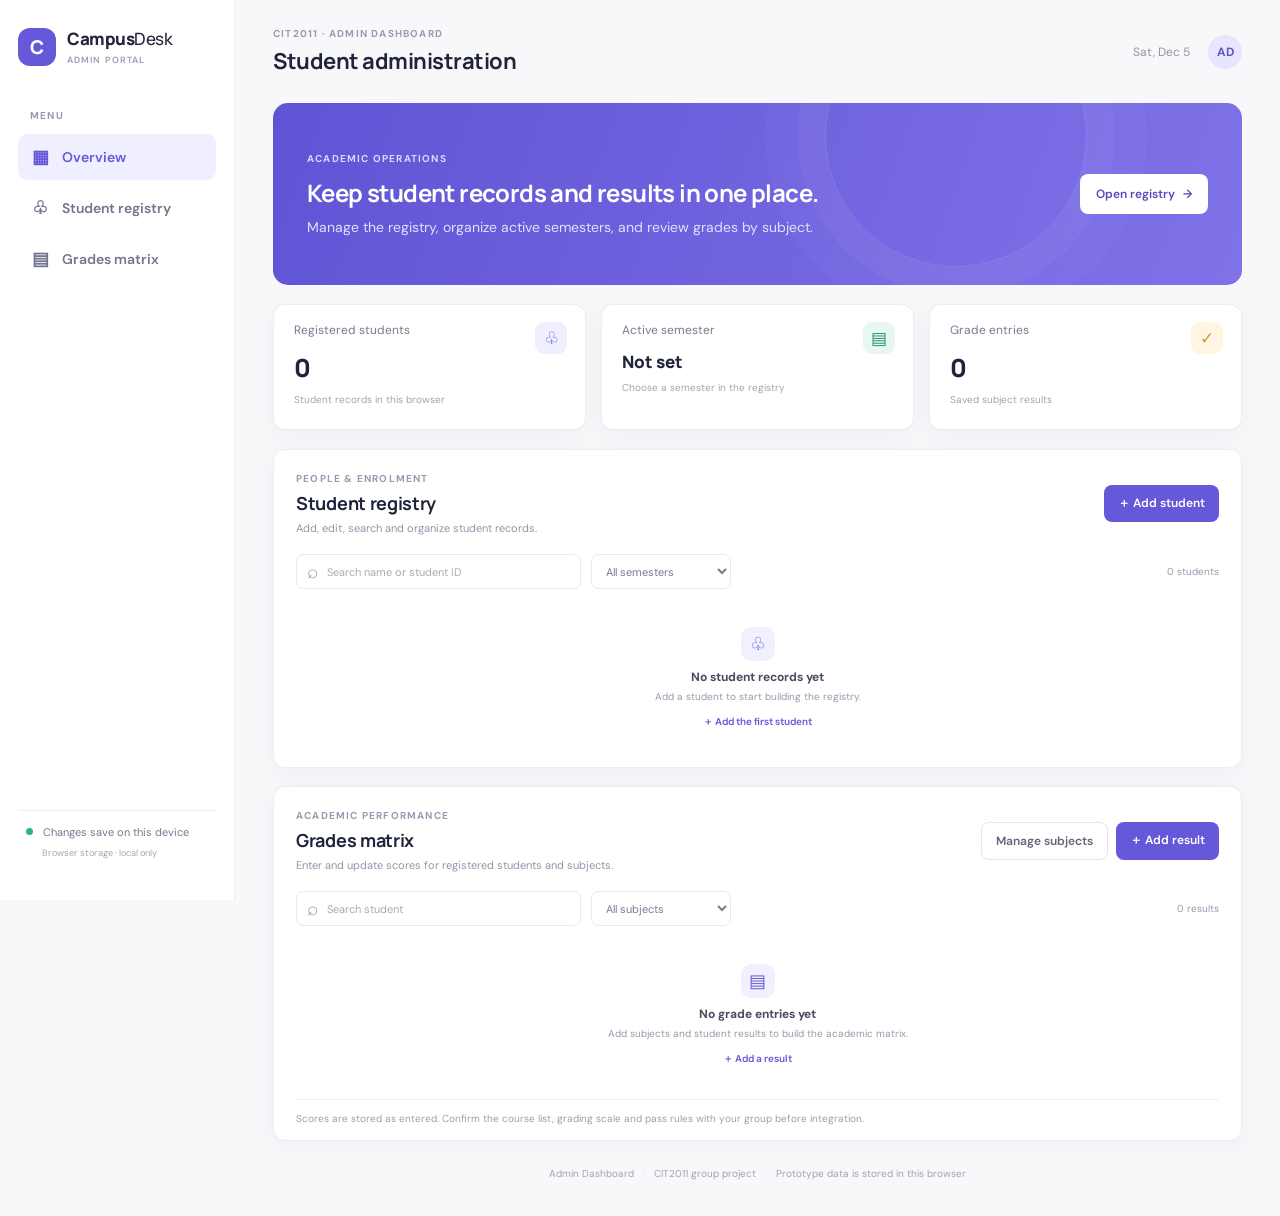
<file: html/index.html>
<!doctype html>
<html lang="en">
<head>
  <meta charset="utf-8">
  <meta name="viewport" content="width=device-width, initial-scale=1">
  <meta name="description" content="Student registry and academic grades dashboard">
  <title>Admin Dashboard | CIT2011</title>
  <link rel="stylesheet" href="styles.css">
  <script src="app.js" defer></script>
</head>
<body>
  <aside class="sidebar">
    <a class="brand" href="#overview" aria-label="Campus Desk home"><span class="brand-mark">C</span><span>Campus<span class="brand-light">Desk</span><small>ADMIN PORTAL</small></span></a>
    <p class="nav-label">MENU</p>
    <nav aria-label="Main navigation">
      <a class="nav-item active" href="#overview"><span>▦</span> Overview</a>
      <a class="nav-item" href="#students"><span>♧</span> Student registry</a>
      <a class="nav-item" href="#grades"><span>▤</span> Grades matrix</a>
    </nav>
    <div class="sidebar-bottom"><span class="status-dot"></span> Changes save on this device <small>Browser storage · local only</small></div>
  </aside>

  <main class="main-content" id="overview">
    <header class="topbar"><div><p class="eyebrow">CIT2011 · ADMIN DASHBOARD</p><h1>Student administration</h1></div><div class="top-actions"><span class="today" id="today"></span><span class="avatar">AD</span></div></header>
    <section class="welcome"><div><p class="eyebrow light">ACADEMIC OPERATIONS</p><h2>Keep student records and results in one place.</h2><p>Manage the registry, organize active semesters, and review grades by subject.</p></div><a class="button button-white" href="#students">Open registry <span>→</span></a></section>

    <section class="stats" aria-label="Registry summary">
      <article class="stat-card"><div class="stat-icon violet">♧</div><p>Registered students</p><strong id="student-count">0</strong><small>Student records in this browser</small></article>
      <article class="stat-card"><div class="stat-icon mint">▤</div><p>Active semester</p><strong class="stat-text" id="active-semester">Not set</strong><small>Choose a semester in the registry</small></article>
      <article class="stat-card"><div class="stat-icon gold">✓</div><p>Grade entries</p><strong id="grade-count">0</strong><small>Saved subject results</small></article>
    </section>

    <section class="panel" id="students">
      <div class="section-heading"><div><p class="eyebrow">PEOPLE & ENROLMENT</p><h2>Student registry</h2><p class="muted">Add, edit, search and organize student records.</p></div><button class="button button-primary" id="add-student">＋ Add student</button></div>
      <div class="toolbar"><label class="search"><span>⌕</span><input id="student-search" type="search" placeholder="Search name or student ID" aria-label="Search students"></label><label class="select-wrap"><span class="sr-only">Filter by semester</span><select id="semester-filter"><option value="">All semesters</option></select></label><span class="result-count" id="student-result-count">0 students</span></div>
      <div class="table-wrap"><table><thead><tr><th>STUDENT</th><th>STUDENT ID</th><th>EMAIL</th><th>ACTIVE SEMESTER</th><th>REGISTERED</th><th><span class="sr-only">Actions</span></th></tr></thead><tbody id="student-rows"></tbody></table><div class="empty-state" id="students-empty"><div class="empty-icon">♧</div><strong>No student records yet</strong><p>Add a student to start building the registry.</p><button class="text-button" id="empty-add">＋ Add the first student</button></div></div>
    </section>

    <section class="panel grades-panel" id="grades">
      <div class="section-heading"><div><p class="eyebrow">ACADEMIC PERFORMANCE</p><h2>Grades matrix</h2><p class="muted">Enter and update scores for registered students and subjects.</p></div><div class="heading-actions"><button class="button button-outline" id="manage-subjects">Manage subjects</button><button class="button button-primary" id="add-grade">＋ Add result</button></div></div>
      <div class="toolbar"><label class="search"><span>⌕</span><input id="grade-search" type="search" placeholder="Search student" aria-label="Search grades by student"></label><label class="select-wrap"><span class="sr-only">Filter grades by subject</span><select id="subject-filter"><option value="">All subjects</option></select></label><span class="result-count" id="grade-result-count">0 results</span></div>
      <div class="table-wrap"><table><thead><tr><th>STUDENT</th><th>STUDENT ID</th><th>SUBJECT</th><th>SEMESTER</th><th>SCORE</th><th>UPDATED</th><th><span class="sr-only">Actions</span></th></tr></thead><tbody id="grade-rows"></tbody></table><div class="empty-state" id="grades-empty"><div class="empty-icon">▤</div><strong>No grade entries yet</strong><p>Add subjects and student results to build the academic matrix.</p><button class="text-button" id="empty-grade">＋ Add a result</button></div></div>
      <p class="grade-note">Scores are stored as entered. Confirm the course list, grading scale and pass rules with your group before integration.</p>
    </section>
    <footer>Admin Dashboard <span>·</span> CIT2011 group project <span>·</span> Prototype data is stored in this browser</footer>
  </main>

  <dialog id="student-dialog"><form id="student-form" method="dialog"><div class="dialog-heading"><div><p class="eyebrow">STUDENT REGISTRY</p><h2 id="student-dialog-title">Add student</h2></div><button type="button" class="close-button" data-close aria-label="Close">×</button></div><input type="hidden" id="student-original-id"><label>Full name<input id="student-name" required maxlength="100" autocomplete="name" placeholder="Enter full name"></label><label>Student ID<input id="student-id" required maxlength="40" placeholder="Enter student ID"></label><label>Email address<input id="student-email" type="email" maxlength="120" autocomplete="email" placeholder="name@example.com"></label><label>Active semester<input id="student-semester" required maxlength="80" placeholder="Enter semester label"></label><div class="dialog-actions"><button type="button" class="button button-outline" data-close>Cancel</button><button class="button button-primary" type="submit">Save student</button></div></form></dialog>

  <dialog id="grade-dialog"><form id="grade-form" method="dialog"><div class="dialog-heading"><div><p class="eyebrow">ACADEMIC MATRIX</p><h2 id="grade-dialog-title">Add result</h2></div><button type="button" class="close-button" data-close aria-label="Close">×</button></div><input type="hidden" id="grade-original-key"><label>Student<select id="grade-student" required></select></label><label>Subject<select id="grade-subject" required></select></label><label>Semester<input id="grade-semester" required maxlength="80" placeholder="Enter semester label"></label><label>Score<input id="grade-score" required type="number" min="0" max="100" step="0.01" placeholder="0 to 100"><small class="field-hint">The score is recorded as a percentage. Confirm the official grading scale with your group.</small></label><div class="dialog-actions"><button type="button" class="button button-outline" data-close>Cancel</button><button class="button button-primary" type="submit">Save result</button></div></form></dialog>

  <dialog id="subjects-dialog"><form id="subject-form" method="dialog"><div class="dialog-heading"><div><p class="eyebrow">ACADEMIC MATRIX</p><h2>Manage subjects</h2></div><button type="button" class="close-button" data-close aria-label="Close">×</button></div><p class="muted">Enter the subject names agreed by your group. Names can be changed later.</p><div class="subject-input-row"><label class="grow">New subject<input id="subject-name" maxlength="100" placeholder="Enter subject name"></label><button class="button button-primary" type="submit">Add</button></div><ul id="subject-list" class="subject-list"></ul><div class="dialog-actions"><button type="button" class="button button-primary" data-close>Done</button></div></form></dialog>
  <div id="toast" class="toast" role="status" aria-live="polite"></div>
</body>
</html>
</file>
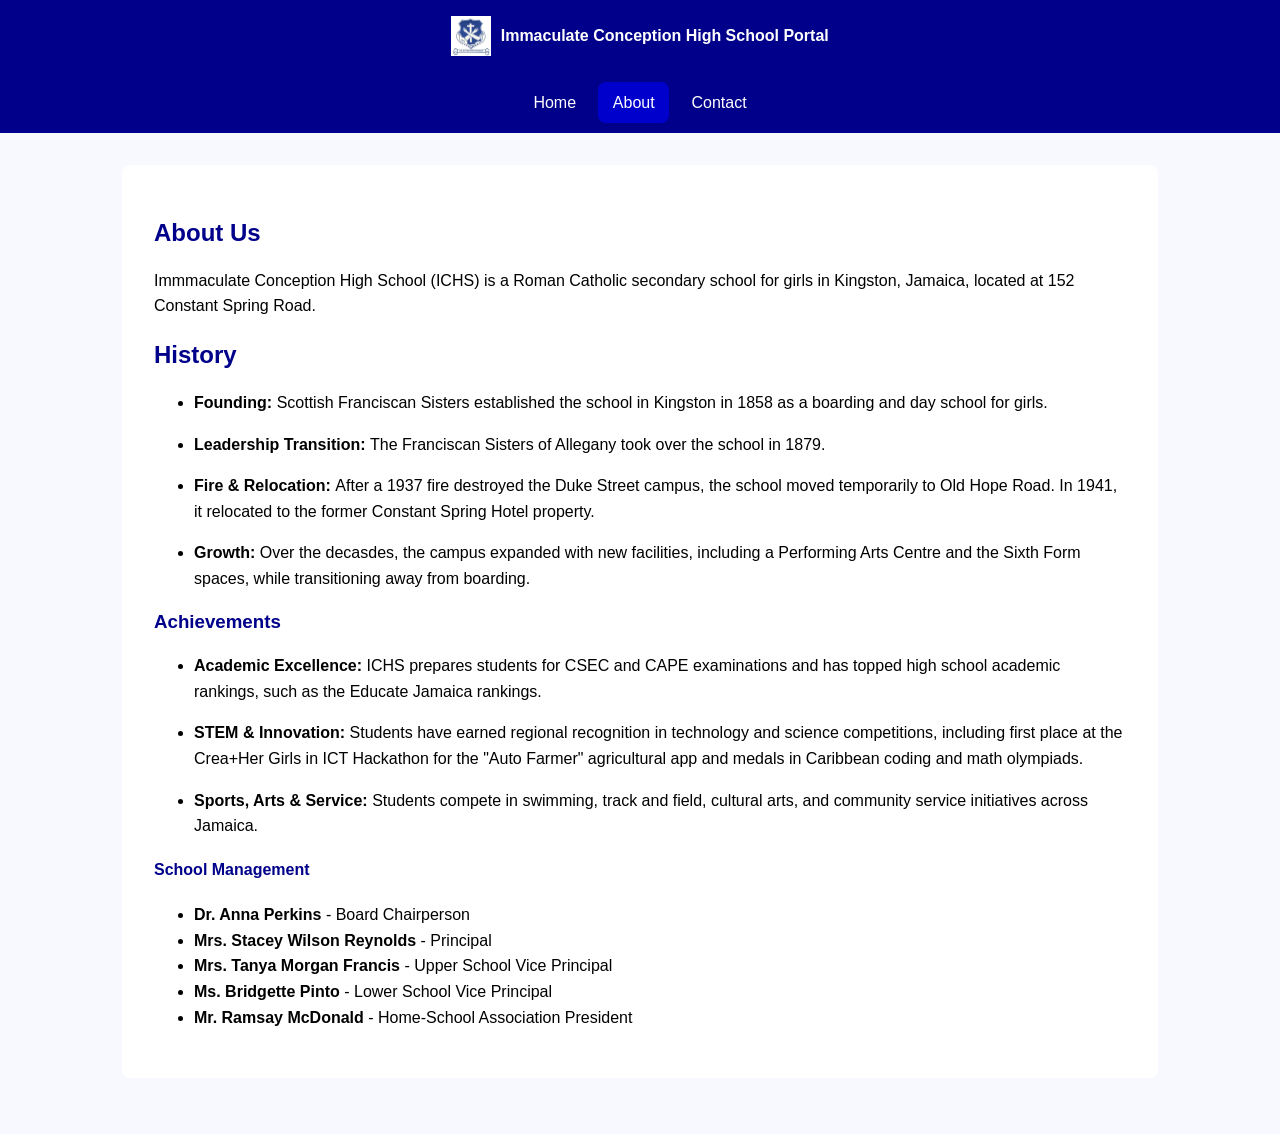
<file: html/immaculateconceptionhigh-constantspringroad-about.html>
<!--
    Course: CIT2011 Web Programming
    Project: Group Project - Immaculate Conception High School Portal
    File: immaculateconceptionhigh-constantspringroad-about.html
    Lab: Friday 8-9:50AM
    
    Group Members:
    1. Avalei March - 2509865
    2. Alexia Burkley - 2408730
    3. Brandon Cole - 2405942
    4. Gerry Brown - 2506281
    5. Antonique Tulloch - 2401011
-->
<!DOCTYPE html>
<html lang="en">
    <head>
        <meta charset="UTF-8">
        <meta name="viewport" content="width=device-width, initial-scale=1.0">
        <title>About | Immaculate Conception High School Portal</title>
        <link rel="stylesheet" href="../css/immaculateconceptionhigh-constantspringroad-style.css">
    </head>
    <body>
        <header>
            <a href="immaculateconceptionhigh-constantspringroad-index.html" class="site-title">
                <img src="../assets/images/logo.png" alt="Immaculate Conception High School logo" class="site-logo">
                Immaculate Conception High School Portal
            </a>
            
        <nav>
                <ul class="nav-links">
                    <li><a href="immaculateconceptionhigh_constantspringroad-index.html">Home</a></li>
                    <li><a href="immaculateconceptionhigh_constantspringroad-about.html"class="active">About</a></li>
                    <li><a href="immaculateconceptionhigh_constantspringroad-contact.html">Contact</a></li>
                </ul>
        </nav>

        </header>
        
        <main id="master">

                <section class="about">
                    <h1>About Us</h1>
                    <p>
                        Immmaculate Conception High School (ICHS) is a Roman Catholic secondary school
                        for girls in Kingston, Jamaica, located at 152 Constant Spring Road.
                    </p>
                    <h2>History</h2>
                    <ul>
                        <p><li><b>Founding: </b>Scottish Franciscan Sisters established the school in Kingston in 1858
                        as a boarding and day school for girls.</p></li>
                        <p><li><b>Leadership Transition: </b>The Franciscan Sisters of Allegany took over the school
                        in 1879.</li></p>
                        <p><li><b>Fire & Relocation: </b>After a 1937 fire destroyed the Duke Street campus, the school
                            moved temporarily to Old Hope Road. In 1941, it relocated to the former Constant Spring Hotel
                            property.</li></p>
                        <p><li><b>Growth: </b>Over the decasdes, the campus expanded with new facilities, including a
                        Performing Arts Centre and the Sixth Form spaces, while transitioning away from boarding.</li></p>
                    </ul>
                    <h3>Achievements</h3>
                    <ul>
                        <p><li><b>Academic Excellence: </b>ICHS prepares students for CSEC and CAPE examinations and
                        has topped high school academic rankings, such as the Educate Jamaica rankings.</li></p>
                        <p><li><b>STEM & Innovation: </b>Students have earned regional recognition in technology and
                        science competitions, including first place at the Crea+Her Girls in ICT Hackathon for the
                        "Auto Farmer" agricultural app and medals in Caribbean coding and math olympiads.</li></p>
                        <p><li><b>Sports, Arts & Service: </b>Students compete in swimming, track and field, cultural arts,
                        and community service initiatives across Jamaica.</li></p>
                    </ul>
                    <h4>School Management</h4>
                    <ul>
                        <li><b>Dr. Anna Perkins</b> - Board Chairperson</li>
                        <li><b>Mrs. Stacey Wilson Reynolds</b> - Principal</li>
                        <li><b>Mrs. Tanya Morgan Francis</b> - Upper School Vice Principal</li>
                        <li><b>Ms. Bridgette Pinto</b> - Lower School Vice Principal</li>
                        <li><b>Mr. Ramsay McDonald</b> - Home-School Association President</li>
                    </ul>
                </section>
            
        </main>
    </body>
</html>
</file>
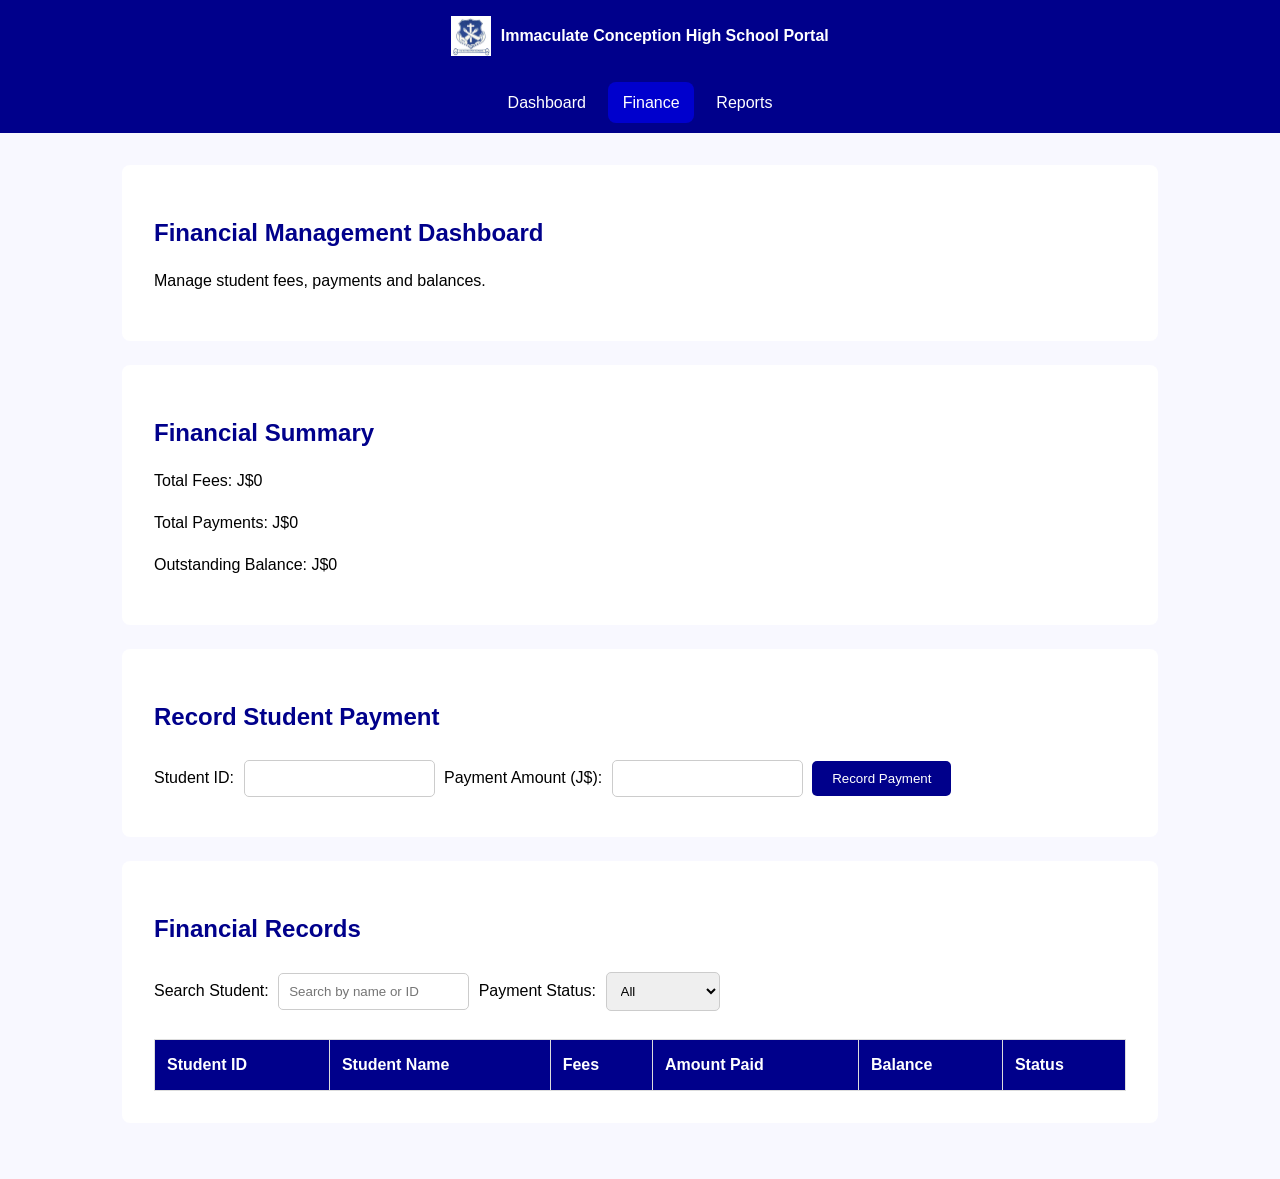
<file: html/immaculateconceptionhigh-constantspringroad-finance.html>
<!--
    Course: CIT2011 Web Programming
    Project: Group Project - Immaculate Conception High School Portal
    File: immaculateconceptionhigh-constantspringroad-finance.html
    Lab: Friday 8-9:50AM

    Group Members:
    1. Avalei March - 2509865
    2. Alexia Burkley - 2408730
    3. Brandon Cole - 2405942
    4. Gerry Brown - 2506281
    5. Antonique Tulloch - 2401011
-->
<!DOCTYPE html>
<html lang="en">
<head>
    <meta charset="UTF-8">
    <meta name="viewport" content="width=device-width, initial-scale=1.0">
    <title>Finance | Immaculate Conception High School Portal</title>

    <link rel="stylesheet" href="../css/immaculateconceptionhigh-constantspringroad-style.css">
    <link rel="stylesheet" href="../css/immaculateconceptionhigh-constantspringroad-finance.css">
</head>

<body>

    <!-- School header and navigation -->

    <header>
        <a href="immaculateconceptionhigh-constantspringroad-index.html" class="site-title">
            <img src="../assets/images/logo.png" alt="Immaculate Conception High School logo" class="site-logo">
            Immaculate Conception High School Portal
        </a>
<nav>
    <ul class="nav-links">
        <li><a href="index.html">Dashboard</a></li>
        <li><a href="immaculateconceptionhigh-constantspringroad-finance.html" class="active">Finance</a></li>
        <li><a href="immaculateconceptionhigh-constantspringroad-reports.html">Reports</a></li>
    </ul>
</nav>
    </header>

    <main id="master">

        <section>
            <h1>Financial Management Dashboard</h1>
            <p>Manage student fees, payments and balances.</p>
        </section>

        <!-- Financial summary -->

        <section>
            <h2>Financial Summary</h2>

            <p>Total Fees: <span id="totalFees">J$0</span></p>
            <p>Total Payments: <span id="totalPayments">J$0</span></p>
            <p>Outstanding Balance: <span id="totalBalance">J$0</span></p>
        </section>

        <!-- Payment form -->

        <section>
            <h2>Record Student Payment</h2>

            <form id="paymentForm">
                <label for="studentId">Student ID:</label>
                <input type="text" id="studentId" required>

                <label for="amount">Payment Amount (J$):</label>
                <input type="number" id="amount" min="1" required>

                <button type="submit">Record Payment</button>
            </form>
        </section>

        <!-- Financial records -->

        <section>
            <h2>Financial Records</h2>

            <label for="search">Search Student:</label>
            <input type="search" id="search" placeholder="Search by name or ID">

            <label for="statusFilter">Payment Status:</label>
            <select id="statusFilter">
                <option value="All">All</option>
                <option value="Paid">Paid</option>
                <option value="Pending">Pending</option>
                <option value="Outstanding">Outstanding</option>
            </select>

            <table>
                <thead>
                    <tr>
                        <th>Student ID</th>
                        <th>Student Name</th>
                        <th>Fees</th>
                        <th>Amount Paid</th>
                        <th>Balance</th>
                        <th>Status</th>
                    </tr>
                </thead>

                <tbody id="financeRecords">
                </tbody>
            </table>
        </section>

    </main>

    <script src="../js/immaculateconceptionhigh-constantspringroad-finance.js"></script>

</body>
</html>
</file>
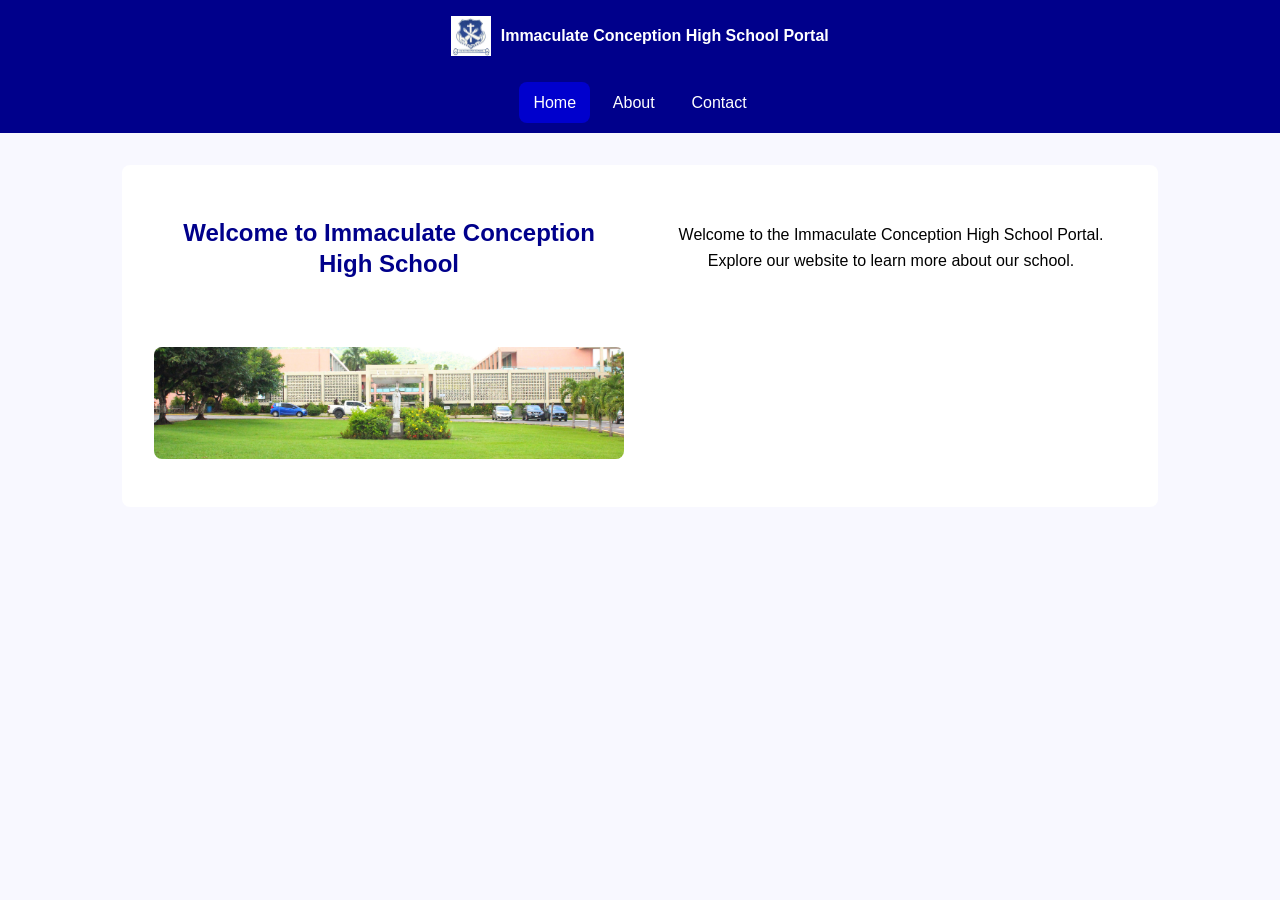
<file: html/immaculateconceptionhigh-constantspringroad-index.html>
<!--
    Course: CIT2011 Web Programming
    Project: Group Project - Immaculate Conception High School Portal
    File: immaculateconceptionhigh-constantspringroad-index.html
    Lab: Friday 8-9:50AM
    
    Group Members:
    1. Avalei March - 2509865
    2. Alexia Burkley - 2408730
    3. Brandon Cole - 2405942
    4. Gerry Brown - 2506281
    5. Antonique Tulloch - 2401011
-->
<!DOCTYPE html>
<html lang="en">
<head>
    <meta charset="UTF-8">
    <meta name="viewport" content="width=device-width, initial-scale=1.0">
    <title>Home | Immaculate Conception High School Portal</title>
    <link rel="stylesheet" href="../css/immaculateconceptionhigh-constantspringroad-style.css">
</head>

<body>

    <header>
        <a href="immaculateconceptionhigh-constantspringroad-index.html" class="site-title">
            <img src="../assets/images/logo.png" alt="Immaculate Conception High School  logo" class="site-logo">
            Immaculate Conception High School Portal
        </a>

        <nav>
            <ul class="nav-links">
                <li><a href="immaculateconceptionhigh_constantspringroad-index.html" class="active">Home</a></li>
                <li><a href="immaculateconceptionhigh_constantspringroad-about.html">About</a></li>
                <li><a href="immaculateconceptionhigh_constantspringroad-contact.html">Contact</a></li>
            </ul>
        </nav>
        
    </header>

        <main id="master">

            <section class="home">
                <h1>Welcome to Immaculate Conception High School</h1>
                <p>
                    Welcome to the Immaculate Conception High School Portal.
                    Explore our website to learn more about our school.
                </p>
                <img src="../assets/images/frontoftheschool.png" alt="Front entrance of Immaculate Conception High School">
            </section>
            
        </main>
</body>
</html>
</file>
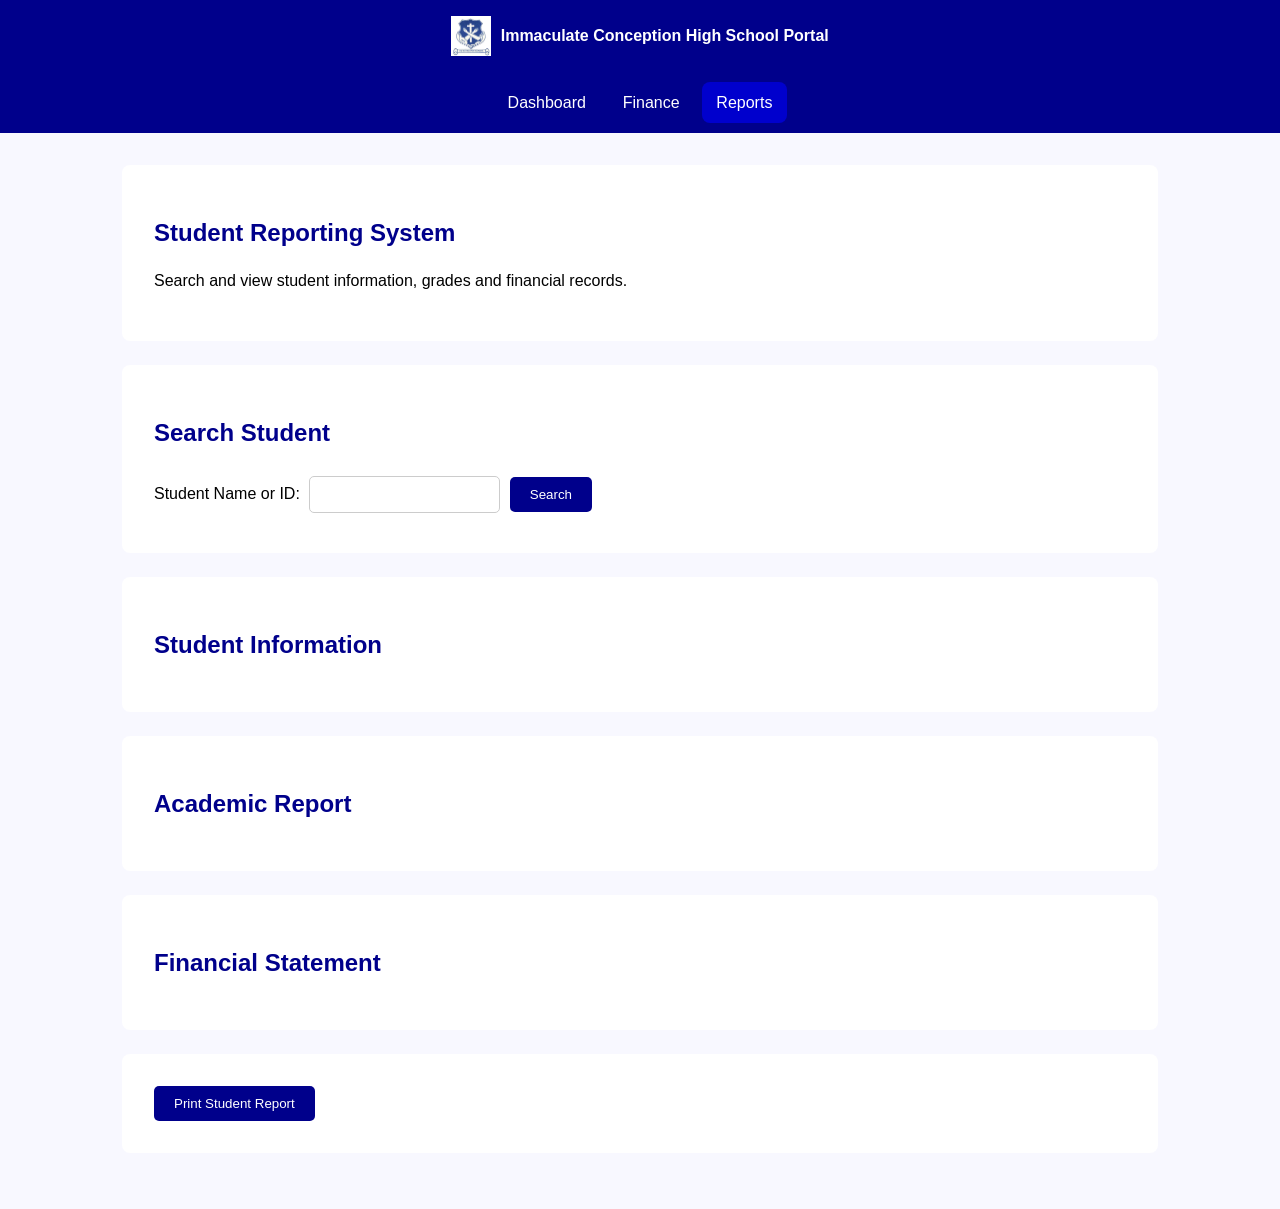
<file: html/immaculateconceptionhigh-constantspringroad-reports.html>
<!--
    Course: CIT2011 Web Programming
    Project: Group Project - Immaculate Conception High School Portal
    File: immaculateconceptionhigh-constantspringroad-reports.html
    Lab: Friday 8-9:50AM

    Group Members:
    1. Avalei March - 2509865
    2. Alexia Burkley - 2408730
    3. Brandon Cole - 2405942
    4. Gerry Brown - 2506281
    5. Antonique Tulloch - 2401011
-->
<!DOCTYPE html>
<html lang="en">
<head>
    <meta charset="UTF-8">
    <meta name="viewport" content="width=device-width, initial-scale=1.0">
    <title>Reports | Immaculate Conception High School Portal</title>

    <link rel="stylesheet" href="../css/immaculateconceptionhigh-constantspringroad-style.css">
    <link rel="stylesheet" href="../css/immaculateconceptionhigh-constantspringroad-finance.css">
</head>

<body>

    <!-- School header and navigation -->

    <header>
        <a href="immaculateconceptionhigh-constantspringroad-index.html" class="site-title">
            <img src="../assets/images/logo.png" alt="Immaculate Conception High School logo" class="site-logo">
            Immaculate Conception High School Portal
        </a>

       <nav>
    <ul class="nav-links">
        <li><a href="index.html">Dashboard</a></li>
        <li><a href="immaculateconceptionhigh-constantspringroad-finance.html">Finance</a></li>
        <li><a href="immaculateconceptionhigh-constantspringroad-reports.html" class="active">Reports</a></li>
    </ul>
</nav>
    </header>

    <main id="master">

        <section>
            <h1>Student Reporting System</h1>
            <p>Search and view student information, grades and financial records.</p>
        </section>

        <!-- Student search -->

        <section>
            <h2>Search Student</h2>

            <form id="reportForm">
                <label for="reportSearch">Student Name or ID:</label>
                <input type="search" id="reportSearch" required>
                <button type="submit">Search</button>
            </form>
        </section>

        <!-- Student report details -->

        <section>
            <h2>Student Information</h2>
            <div id="studentInformation"></div>
        </section>

        <section>
            <h2>Academic Report</h2>
            <div id="academicReport"></div>
        </section>

        <section>
            <h2>Financial Statement</h2>
            <div id="financialStatement"></div>
        </section>

        <!-- Print report -->

        <section>
            <button type="button" id="printReport">Print Student Report</button>
        </section>

    </main>

    <script src="../js/immaculateconceptionhigh-constantspringroad-reports.js"></script>

</body>
</html>
</file>
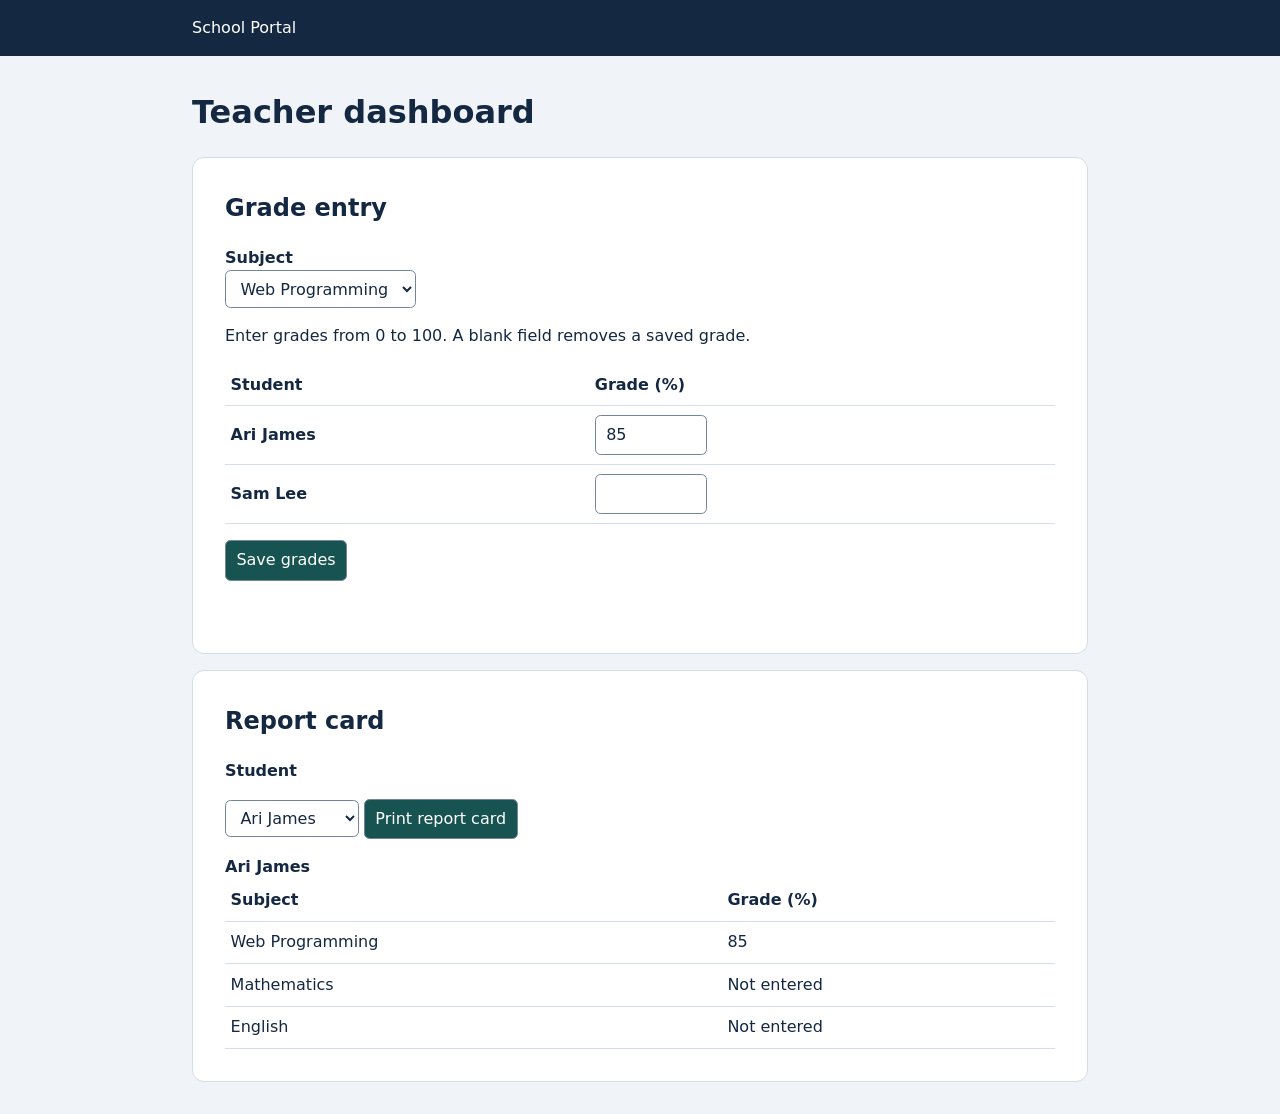
<file: html/teacher-workflow.html>
<!doctype html>
<html lang="en">
<meta charset="utf-8">
<meta name="viewport" content="width=device-width, initial-scale=1">
<title>Teacher dashboard | School Portal</title>
<style>
* { box-sizing: border-box; }
body { margin: 0; font: 1rem/1.5 system-ui, sans-serif; color: #142842; background: #f0f4f8; }
header { background: #142842; color: white; padding: 1rem max(1rem, calc((100% - 56rem) / 2)); }
main { width: min(56rem, calc(100% - 2rem)); margin: 2rem auto; }
section { background: white; padding: clamp(1rem, 4vw, 2rem); border: 1px solid #d3dce7; border-radius: .75rem; margin-bottom: 1rem; }
h1, h2 { margin-top: 0; }
label { display: block; font-weight: 600; }
select, input, button { font: inherit; padding: .45rem .65rem; border: 1px solid #74859b; border-radius: .35rem; background: white; color: inherit; }
input { width: 7rem; }
button { background: #175451; color: white; cursor: pointer; margin-top: 1rem; }
table { width: 100%; border-collapse: collapse; margin-top: 1rem; }
th, td { padding: .55rem .35rem; text-align: left; border-bottom: 1px solid #d3dce7; }
caption { text-align: left; font-weight: 600; }
#status { min-height: 1.5em; margin-bottom: 0; }
@media print {
  header, h1, #grade-entry, #report-controls { display: none; }
  body, #report { background: white; }
  main { width: 100%; margin: 0; }
  #report { border: 0; padding: 0; }
}
</style>
<header>School Portal</header>
<main>
<h1>Teacher dashboard</h1>
<section id="grade-entry" aria-labelledby="entry-title">
<h2 id="entry-title">Grade entry</h2>
<label for="subject">Subject</label>
<select id="subject"></select>
<p>Enter grades from 0 to 100. A blank field removes a saved grade.</p>
<form id="grades">
<table>
<thead><tr><th scope="col">Student</th><th scope="col">Grade (%)</th></tr></thead>
<tbody id="grade-rows"></tbody>
</table>
<button id="save" type="submit">Save grades</button>
</form>
<p id="status" role="status"></p>
</section>
<section id="report" aria-labelledby="report-title">
<h2 id="report-title">Report card</h2>
<div id="report-controls">
<label for="student">Student</label>
<select id="student"></select>
<button id="print" type="button">Print report card</button>
</div>
<table>
<caption id="report-name"></caption>
<thead><tr><th scope="col">Subject</th><th scope="col">Grade (%)</th></tr></thead>
<tbody id="report-rows"></tbody>
</table>
</section>
</main>
<script>
"use strict";

// Replace the demo data and storage functions with the portal's shared data layer.
// Use the logged-in teacher's assigned subjects when connecting to the portal.
const subjects = [
  { id: "web", name: "Web Programming" },
  { id: "math", name: "Mathematics" },
  { id: "english", name: "English" }
];
const students = [
  { id: "s1", name: "Ari James", subjects: ["web", "math", "english"] },
  { id: "s2", name: "Sam Lee", subjects: ["web", "english"] },
  { id: "s3", name: "Alex Clarke", subjects: ["math", "english"] }
];
const storageKey = "school-portal-teacher-demo-v1";
const sampleGrades = { web: { s1: 85 }, math: { s3: 92 } };

function readGrades() {
  const saved = localStorage.getItem(storageKey);
  return saved === null ? sampleGrades : JSON.parse(saved);
}

function writeGrades(grades) {
  localStorage.setItem(storageKey, JSON.stringify(grades));
}

const subjectSelect = document.querySelector("#subject");
const studentSelect = document.querySelector("#student");
const gradeRows = document.querySelector("#grade-rows");
const reportRows = document.querySelector("#report-rows");
const status = document.querySelector("#status");
const saveButton = document.querySelector("#save");
let grades;

function addOptions(select, items) {
  for (const item of items) {
    select.add(new Option(item.name, item.id));
  }
}

function renderGradeEntry() {
  const subjectId = subjectSelect.value;
  const enrolled = students.filter(student => student.subjects.includes(subjectId));
  gradeRows.replaceChildren();
  saveButton.disabled = enrolled.length === 0;
  if (!enrolled.length) {
    const cell = gradeRows.insertRow().insertCell();
    cell.colSpan = 2;
    cell.textContent = "No students enrolled in this subject.";
  }
  for (const student of enrolled) {
    const row = gradeRows.insertRow();
    const label = document.createElement("label");
    label.htmlFor = "grade-" + student.id;
    label.textContent = student.name;
    row.insertCell().append(label);

    const input = document.createElement("input");
    input.id = label.htmlFor;
    input.dataset.studentId = student.id;
    input.type = "number";
    input.min = "0";
    input.max = "100";
    input.step = "any";
    input.value = grades[subjectId]?.[student.id] ?? "";
    row.insertCell().append(input);
  }
}

function renderReport() {
  const student = students.find(item => item.id === studentSelect.value);
  document.querySelector("#report-name").textContent = student.name;
  reportRows.replaceChildren();
  for (const subject of subjects.filter(item => student.subjects.includes(item.id))) {
    const row = reportRows.insertRow();
    row.insertCell().textContent = subject.name;
    row.insertCell().textContent = grades[subject.id]?.[student.id] ?? "Not entered";
  }
}

try {
  grades = readGrades();
} catch {
  grades = sampleGrades;
  status.textContent = "Saved grades could not be loaded. Showing sample grades.";
}
addOptions(subjectSelect, subjects);
addOptions(studentSelect, students);
renderGradeEntry();
renderReport();

subjectSelect.addEventListener("change", () => {
  renderGradeEntry();
  status.textContent = "";
});
studentSelect.addEventListener("change", renderReport);
document.querySelector("#print").addEventListener("click", () => window.print());

document.querySelector("#grades").addEventListener("submit", event => {
  event.preventDefault();
  const subjectId = subjectSelect.value;
  try {
    const latest = readGrades();
    const subjectGrades = { ...latest[subjectId] };
    for (const input of gradeRows.querySelectorAll("input")) {
      if (input.value === "") {
        delete subjectGrades[input.dataset.studentId];
      } else {
        subjectGrades[input.dataset.studentId] = input.valueAsNumber;
      }
    }
    const updated = { ...latest, [subjectId]: subjectGrades };
    writeGrades(updated);
    grades = updated;
    renderReport();
    status.textContent = "Grades saved for " + subjectSelect.selectedOptions[0].text + ".";
  } catch {
    status.textContent = "Grades could not be saved. Check that browser storage is available and try again.";
  }
});
</script>
</html>
</file>
<file: html/styles.css>
@import url('https://fonts.googleapis.com/css2?family=DM+Sans:wght@400;500;600;700&family=Manrope:wght@400;500;600;700;800&display=swap');
:root{--ink:#20243a;--muted:#85899e;--line:#ececf2;--purple:#6558d9;--pale:#f7f7fb;--green:#188b70;--shadow:0 5px 22px rgba(37,37,64,.045)}*{box-sizing:border-box}html{scroll-behavior:smooth}body{margin:0;background:#f8f8fb;color:var(--ink);font:14px 'DM Sans',sans-serif}.sidebar{position:fixed;inset:0 auto 0 0;width:235px;background:#fff;border-right:1px solid var(--line);padding:27px 18px;display:flex;flex-direction:column;z-index:2}.brand{display:flex;align-items:center;gap:11px;color:#25243c;text-decoration:none;font:800 17px Manrope,sans-serif;letter-spacing:-.5px}.brand-mark{height:38px;width:38px;border-radius:12px;background:var(--purple);display:grid;place-items:center;color:#fff;font-size:19px}.brand-light{font-weight:500}.brand small{display:block;margin-top:4px;font:600 9px 'DM Sans',sans-serif;letter-spacing:1.1px;color:#999bb0}.nav-label,.eyebrow{font-size:10px;letter-spacing:1.2px;font-weight:700;color:#989bb0}.nav-label{margin:43px 0 12px 12px}.sidebar nav{display:grid;gap:5px}.nav-item{display:flex;align-items:center;gap:12px;text-decoration:none;color:#72758b;padding:11px 12px;border-radius:9px;font-weight:600}.nav-item span{font-size:18px;width:20px;text-align:center}.nav-item.active{background:#f0efff;color:var(--purple)}.sidebar-bottom{margin-top:auto;padding:14px 8px;color:#74788d;font-size:11px;border-top:1px solid var(--line)}.sidebar-bottom small{display:block;margin:8px 0 0 16px;color:#a4a6b5}.status-dot{display:inline-block;width:7px;height:7px;margin:0 7px 1px 0;background:#29b684;border-radius:50%}.main-content{max-width:1450px;margin-left:235px;padding:0 38px 28px}.topbar{height:103px;display:flex;justify-content:space-between;align-items:center}.topbar .eyebrow{margin:0 0 6px}.topbar h1{margin:0;font:700 22px Manrope,sans-serif;letter-spacing:-.5px}.top-actions{display:flex;align-items:center;gap:18px;color:#9093a7;font-size:12px}.avatar{width:34px;height:34px;border-radius:50%;background:#e8e5ff;color:#5e54c5;display:grid;place-items:center;font-weight:700}.welcome{min-height:182px;padding:29px 34px;border-radius:15px;background:linear-gradient(110deg,#5f54d4,#8072e8);color:#fff;display:flex;align-items:center;justify-content:space-between;overflow:hidden;position:relative}.welcome:after{content:'';position:absolute;width:260px;height:260px;border:1px solid rgba(255,255,255,.12);border-radius:50%;right:16%;top:-98px;box-shadow:0 0 0 28px rgba(255,255,255,.035),0 0 0 60px rgba(255,255,255,.025)}.welcome>*{z-index:1}.welcome .eyebrow{color:#dbd9ff;margin:0 0 11px}.welcome h2{font:700 24px Manrope,sans-serif;letter-spacing:-.6px;margin:0 0 9px;max-width:600px}.welcome p:not(.eyebrow){color:#e3e0ff;margin:0}.button{border:0;border-radius:8px;padding:10px 14px;font:600 12px 'DM Sans',sans-serif;cursor:pointer;display:inline-flex;align-items:center;justify-content:center;gap:8px;text-decoration:none;transition:transform .12s,background .12s}.button:hover{transform:translateY(-1px)}.button-primary{background:var(--purple);color:white}.button-primary:hover{background:#5548c8}.button-white{background:#fff;color:#5349bf;padding:12px 16px}.button-outline{color:#62657a;background:#fff;border:1px solid #e5e5ed}.button-outline:hover{background:#f8f8fc}.stats{display:grid;grid-template-columns:repeat(3,1fr);gap:15px;margin:19px 0}.stat-card{padding:17px 20px;background:#fff;border:1px solid var(--line);border-radius:12px;box-shadow:var(--shadow);position:relative;min-height:126px}.stat-icon{position:absolute;right:18px;top:17px;width:32px;height:32px;display:grid;place-items:center;border-radius:9px;font-size:17px}.violet{background:#f0efff;color:#6357d3}.mint{background:#e8f7f2;color:#229172}.gold{background:#fff5e2;color:#d49a32}.stat-card p{margin:0;color:#777b90;font-size:12px}.stat-card strong{display:block;margin:12px 0 4px;font:800 25px Manrope,sans-serif}.stat-card strong.stat-text{font-size:17px}.stat-card small{font-size:10px;color:#a1a3b1}.panel{background:#fff;border:1px solid var(--line);border-radius:12px;box-shadow:var(--shadow);padding:22px 22px 15px;margin:0 0 18px;scroll-margin-top:16px}.section-heading{display:flex;justify-content:space-between;align-items:center;gap:15px}.section-heading .eyebrow{margin:0 0 6px}.section-heading h2{font:700 18px Manrope,sans-serif;margin:0;letter-spacing:-.3px}.muted{color:#9295a7;font-size:11px;margin:6px 0 0}.heading-actions{display:flex;gap:8px}.toolbar{display:flex;align-items:center;gap:10px;margin:19px 0 12px}.search{height:35px;display:flex;align-items:center;gap:7px;border:1px solid #e9e9f0;border-radius:7px;padding:0 10px;color:#9a9cad;flex:1;max-width:285px}.search span{font-size:19px}.search input{width:100%;border:0;outline:0;font:11px 'DM Sans',sans-serif;color:var(--ink)}.search input::placeholder{color:#a8aab6}.select-wrap select{height:35px;padding:0 28px 0 10px;background:#fff;border:1px solid #e9e9f0;border-radius:7px;color:#777b8f;font:11px 'DM Sans',sans-serif;min-width:140px}.result-count{margin-left:auto;color:#9699aa;font-size:10px}.table-wrap{overflow-x:auto;position:relative;min-height:85px}table{width:100%;border-collapse:collapse;text-align:left;white-space:nowrap}th{background:#fafafd;font-size:9px;letter-spacing:.65px;color:#9699aa;font-weight:700;padding:10px 11px}th:first-child{border-radius:6px 0 0 6px}th:last-child{border-radius:0 6px 6px 0}td{padding:12px 11px;border-bottom:1px solid #f0f0f4;font-size:11px;color:#5c6074}tbody tr:last-child td{border-bottom:0}.student-cell{display:flex;align-items:center;gap:9px;font-weight:600;color:#34384d}.student-initial{width:29px;height:29px;border-radius:9px;background:#efedff;color:#6054cd;display:grid;place-items:center;font-size:10px;font-weight:700}.id-pill{padding:4px 7px;background:#f5f5f8;color:#666a7e;border-radius:5px;font-size:10px}.grade-pill{display:inline-block;min-width:49px;text-align:center;padding:5px 8px;border-radius:6px;color:#6358ce;background:#f0effe;font-weight:700}.row-actions{display:flex;gap:9px;justify-content:flex-end}.icon-button{border:0;background:none;color:#85889a;cursor:pointer;font:11px 'DM Sans',sans-serif;padding:4px}.icon-button:hover{color:var(--purple)}.icon-button.danger:hover{color:#ce5968}.empty-state{display:none;text-align:center;padding:26px 8px 22px;color:#9699aa}.empty-state.visible{display:block}.empty-icon{margin:0 auto 8px;width:34px;height:34px;border-radius:10px;background:#f1f0ff;color:#6559d7;display:grid;place-items:center;font-size:18px}.empty-state strong{display:block;color:#484c60;font-size:12px}.empty-state p{font-size:10px;margin:5px 0 8px}.text-button{border:0;background:none;color:var(--purple);font:600 10px 'DM Sans',sans-serif;cursor:pointer}.grades-panel{margin-top:17px}.grade-note{border-top:1px solid #f0f0f4;padding-top:12px;margin:10px 0 0;color:#9b9dad;font-size:10px}footer{text-align:center;padding:8px;color:#a0a2b0;font-size:10px}footer span{margin:0 6px;color:#cbcbd3}dialog{border:0;border-radius:14px;box-shadow:0 20px 70px #18172933;padding:0;width:min(430px,calc(100% - 28px));color:var(--ink)}dialog::backdrop{background:#16162966;backdrop-filter:blur(2px)}dialog form{padding:24px;display:grid;gap:13px}.dialog-heading{display:flex;justify-content:space-between;align-items:flex-start;margin-bottom:1px}.dialog-heading .eyebrow{margin:0 0 5px}.dialog-heading h2{font:700 18px Manrope,sans-serif;margin:0}.close-button{border:0;background:none;color:#9699aa;font-size:23px;cursor:pointer;line-height:1}.dialog-heading label,dialog label{font-size:11px;font-weight:600;color:#606479}dialog label{display:grid;gap:6px}dialog input,dialog select{border:1px solid #e6e6ee;border-radius:7px;height:38px;padding:0 10px;font:12px 'DM Sans',sans-serif;outline:none;background:#fff}dialog input:focus,dialog select:focus{border-color:#938ae8;box-shadow:0 0 0 3px #efedff}.dialog-actions{display:flex;justify-content:flex-end;gap:8px;margin-top:7px}.field-hint{font-size:10px;font-weight:400;color:#999cad}.subject-input-row{display:flex;align-items:end;gap:8px}.subject-list{list-style:none;padding:0;margin:0;max-height:240px;overflow:auto}.subject-list li{display:flex;justify-content:space-between;align-items:center;padding:10px 3px;border-bottom:1px solid #f0f0f4;font-size:12px}.subject-list .empty-subjects{color:#999cad;font-size:11px;text-align:center;padding:14px}.subject-list button{border:0;background:none;color:#a0a2b0;cursor:pointer}.subject-list button:hover{color:#ce5968}.grow{flex:1}.toast{position:fixed;bottom:22px;left:50%;transform:translate(-50%,15px);background:#28283c;color:#fff;padding:11px 16px;border-radius:8px;font-size:12px;opacity:0;pointer-events:none;transition:.2s;z-index:5;box-shadow:0 8px 30px #18172a33}.toast.show{opacity:1;transform:translate(-50%,0)}.sr-only{position:absolute;width:1px;height:1px;padding:0;margin:-1px;overflow:hidden;clip:rect(0,0,0,0);white-space:nowrap;border:0}
@media(max-width:900px){.sidebar{width:190px;padding-inline:13px}.main-content{margin-left:190px;padding-inline:23px}.welcome h2{font-size:21px}.stats{gap:10px}}@media(max-width:650px){.sidebar{position:static;width:auto;height:auto;padding:12px 16px;border-right:0;border-bottom:1px solid var(--line)}.brand small,.nav-label,.sidebar-bottom{display:none}.sidebar nav{display:flex;margin-top:14px;overflow-x:auto}.nav-item{white-space:nowrap;padding:8px 10px;font-size:11px}.main-content{margin:0;padding:0 13px 22px}.topbar{height:79px}.topbar h1{font-size:18px}.today{display:none}.welcome{padding:22px;align-items:flex-start;flex-direction:column;gap:18px}.welcome h2{font-size:19px}.welcome p:not(.eyebrow){font-size:12px;line-height:1.5}.stats{grid-template-columns:1fr;gap:9px}.stat-card{min-height:101px}.stat-card strong{margin:8px 0 3px}.panel{padding:17px 13px 12px}.section-heading{align-items:flex-start}.section-heading .button{padding:9px 10px}.section-heading h2{font-size:16px}.muted{font-size:10px}.heading-actions{flex-direction:column}.toolbar{flex-wrap:wrap}.search{max-width:none;flex-basis:100%}.select-wrap,.select-wrap select{flex:1;width:100%}.result-count{margin-left:0}table{min-width:700px}}
</file>
<file: css/immaculateconceptionhigh-constantspringroad-style.css>
/*
    Course: CIT2011 Web Programming
    Project: Group Project - Immaculate Conception High School Portal
    File: immaculateconceptionhigh-constantspringroad-style.css
    Lab: Friday 8-9:50AM
    
    Group Members:
    1. Avalei March - 2509865
    2. Alexia Burkley - 2408730
    3. Brandon Cole - 2405942
    4. Gerry Brown - 2506281
    5. Antonique Tulloch - 2401011
*/
/* ---------- 1. CSS VARIABLES ---------- */
:root {
    --primary: #00008B;
    --accent: #0000CD;
    --bg: #f8f8ff;
    --surface: #ffffff;
    --text: #000000;

    --font-body: "Verdana", Geneva, sans-serif;
    --font-heading: "Poppins", Geneva, sans-serif;

    --radius: 8px;
    --space: 1rem;
}


/* ---------- 2. BASE / ELEMENT SELECTORS ---------- */

* {
    box-sizing: border-box;
}

body {
    background-color: var(--bg);
    font-family: var(--font-body);
    color: var(--text);
    margin: 0;
    line-height: 1.6;
}

/* GROUP SELECTOR */
h1, h2, h3, h4 {
    font-family: var(--font-heading);
    color: var(--primary);
    line-height: 1.3;
}

/* ELEMENT SELECTOR */
img {
    width: 100%;
    max-width: 350px;
    height: auto;
}


/* ---------- 3. LAYOUT ---------- */

/* ID SELECTOR */
#master {
    max-width: 900px;
    margin: 0 auto;
    padding: calc(var(--space) * 2) var(--space);
}

/* SECTION STYLING */
section {
    background-color: var(--surface);
    padding: calc(var(--space) * 1.5);
    margin-bottom: calc(var(--space) * 1.5);
    border-radius: var(--radius);
}

/* CENTRE IMAGES */
#master img {
    display: block;
    margin: var(--space) auto;
}

/* MAIN CONTENT */
main {
    min-height: 80vh;
}


/* ---------- 4. NAVIGATION ---------- */

header {
    position: sticky;
    top: 0;
    z-index: 10;
    background-color: var(--primary);
}

/* SITE TITLE */
.site-title {
    display: flex;
    align-items: center;
    justify-content: center;
    gap: 0.6rem;
    padding: 1rem;
    color: var(--surface);
    text-decoration: none;
    font-family: var(--font-heading);
    font-weight: bold;
}

/* LOGO */
.site-logo {
    height: 40px;
    width: auto;
    max-width:none;
}

/* CLASS SELECTOR */
.nav-links {
    display: flex;
    flex-wrap: wrap;
    justify-content: center;
    gap: 0.5rem;
    list-style: none;
    margin: 0;
    padding: 0.6rem;
}

/* DESCENDANT SELECTOR */
.nav-links a {
    display: flex;
    align-items: center;
    gap: 0.35rem;
    padding: 0.5rem 0.9rem;
    border-radius: var(--radius);
    color: var(--surface);
    text-decoration: none;
    transition: background-color 0.3s ease;
}

/* PSEUDO-CLASS SELECTOR */
.nav-links a:hover,
.nav-links a.active {
    background-color: var(--accent);
}


/* ---------- 5. HOME SECTION ---------- */

.home {
    text-align: center;
}

.home img {
    border-radius: var(--radius);
}


/* ---------- 6. RESPONSIVE DESIGN ---------- */

/* TABLET */
@media (min-width: 600px) {

    .nav-links {
        flex-wrap: nowrap;
    }

    #master {
        padding: calc(var(--space) * 2);
    }

    section {
        padding: calc(var(--space) * 2);
    }
}


/* DESKTOP */
@media (min-width: 950px) {

    #master {
        max-width: 1100px;
    }

    .home {
        display: grid;
        grid-template-columns: 1fr 1fr;
        align-items: center;
        gap: 2rem;
    }

    .home img {
        max-width: 100%;
    }
}
</file>
<file: css/immaculateconceptionhigh-constantspringroad-finance.css>
/*
 Course: CIT2011 Web Programming
    Project: Group Project - Immaculate Conception High School Portal
    File: immaculateconceptionhigh-constantspringroad-style.css
    Lab: Friday 8-9:50AM
    
    Group Members:
    1. Avalei March - 2509865
    2. Alexia Burkley - 2408730
    3. Brandon Cole - 2405942
    4. Gerry Brown - 2506281
    5. Antonique Tulloch - 2401011
*/
#paymentForm input,
#search,
#statusFilter,
#reportSearch {
    padding: 10px;
    margin: 8px 5px;
    border: 1px solid #ccc;
    border-radius: 5px;
}


#paymentForm button,
#reportForm button,
#printReport {
    background-color: #00008B;
    color: white;
    padding: 10px 20px;
    border: none;
    border-radius: 5px;
    cursor: pointer;
}

#paymentForm button:hover,
#reportForm button:hover,
#printReport:hover {
    background-color: #0000CD;
}


table {
    width: 100%;
    border-collapse: collapse;
    margin-top: 20px;
}

th, td {
    padding: 12px;
    border: 1px solid #ddd;
    text-align: left;
}

th {
    background-color: #00008B;
    color: white;
}

tr:nth-child(even) {
    background-color: #f8f8ff;
}

/* Student reports */

#studentInformation,
#academicReport,
#financialStatement {
    line-height: 2;
}

#studentInformation,
#financialStatement {
    white-space: pre-line;
}


@media print {
    nav,
    #reportForm,
    #printReport,
    section:has(#reportForm),
    section:has(#printReport) {
        display: none;
    }

    header {
        position: static;
        background-color: white;
        color: black;
    }

    header a,
    header .site-title {
        color: black;
    }

    body {
        background-color: white;
    }

    #master {
        margin: 0;
        padding: 0;
    }

    #master section {
        padding: 10px 0;
        margin: 0;
        min-height: 0;
    }

    section {
        border: none;
        box-shadow: none;
        break-inside: avoid;
    }

    h1, h2 {
        margin: 10px 0;
    }

    p {
        margin: 5px 0;
    }
}
</file>
